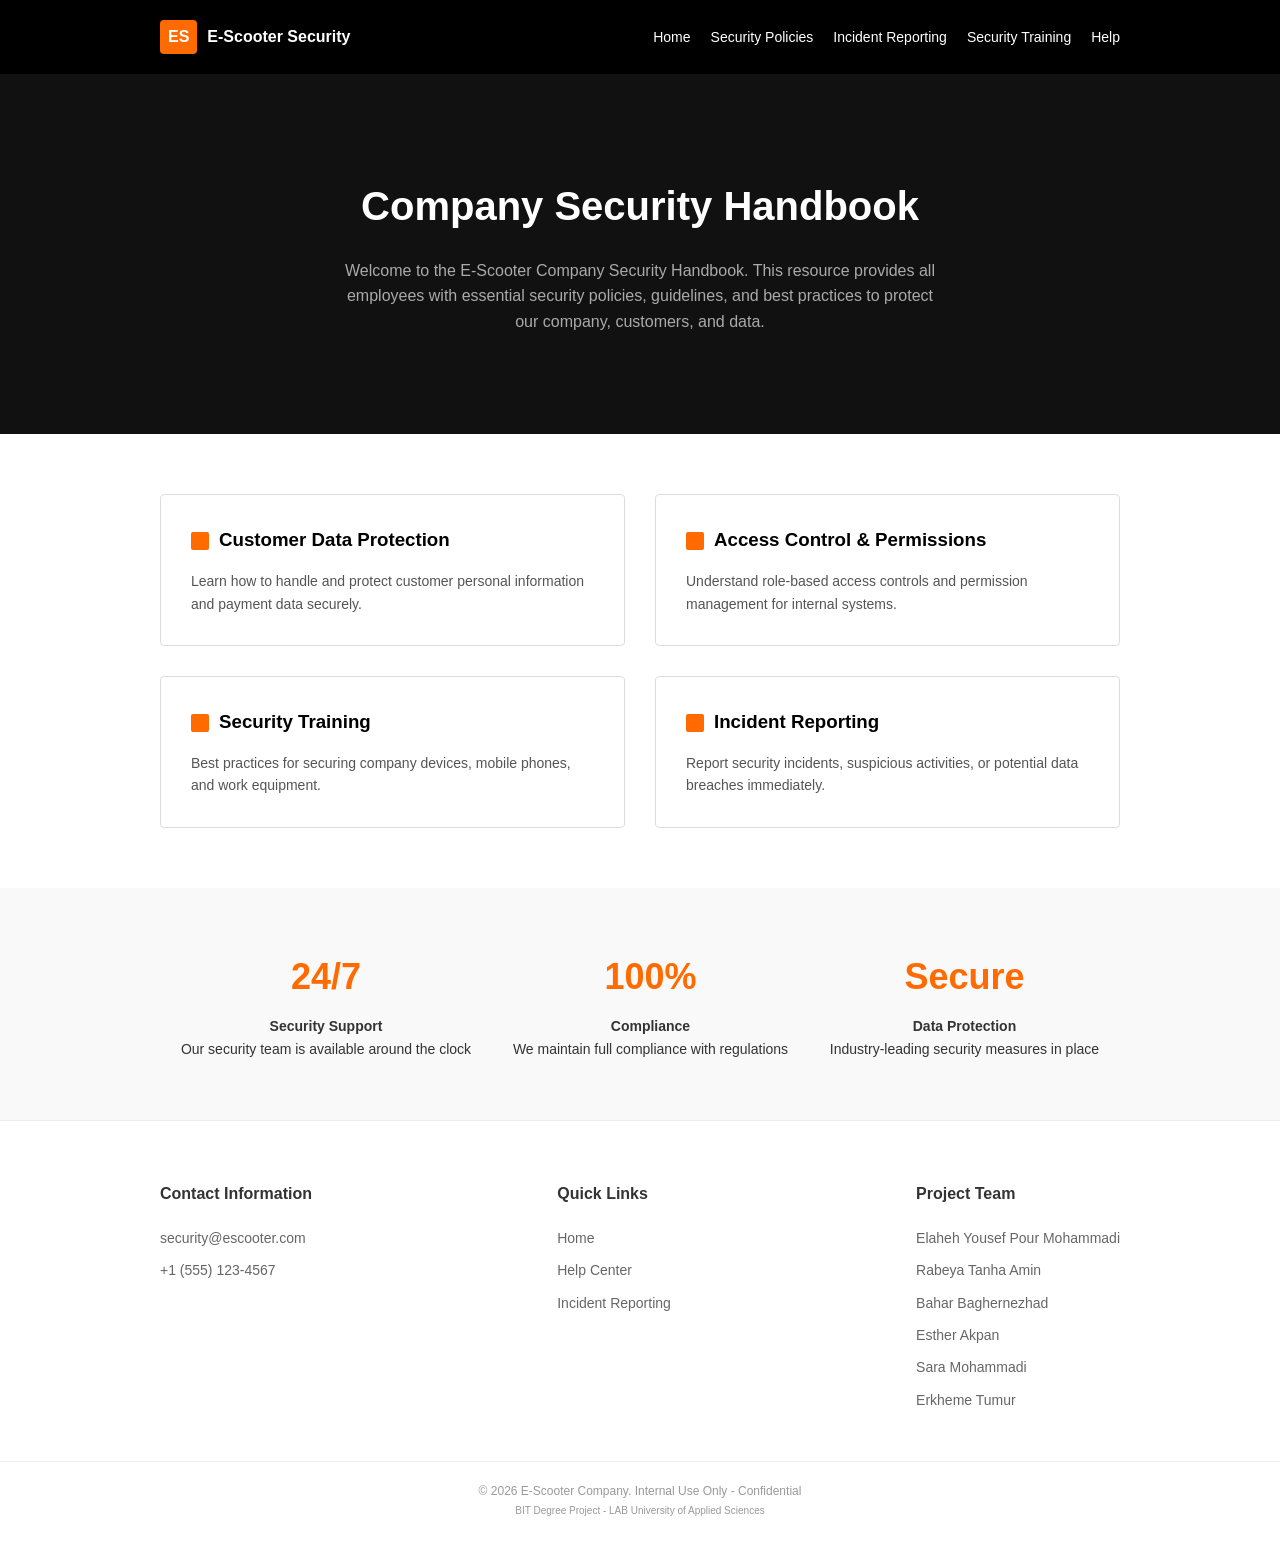
<file: index.html>
<!DOCTYPE html>
<html lang="en">
<head>
    <meta charset="UTF-8">
    <meta name="viewport" content="width=device-width, initial-scale=1.0">
    <title>E-Scooter Security Handbook</title>
    <link rel="stylesheet" href="style.css">
</head>
<body>

    <header>
        <div class="container nav-container">
            <div class="logo">
                <span class="logo-icon">ES</span>
                <span class="logo-text">E-Scooter Security</span>
            </div>
            <nav>
                <ul>
                    <li><a href="index.html" class="active">Home</a></li>
                    <li><a href="policies.html">Security Policies</a></li>
                    <li><a href="reporting.html">Incident Reporting</a></li>
                    <li><a href="training.html">Security Training</a></li>
                    <li><a href="help.html">Help</a></li>
                </ul>
            </nav>
        </div>
    </header>

    <section class="hero">
        <div class="container">
            <h1>Company Security Handbook</h1>
            <p>Welcome to the E-Scooter Company Security Handbook. This resource provides all employees with essential security policies, guidelines, and best practices to protect our company, customers, and data.</p>
        </div>
    </section>

    <section class="main-content">
    <div class="container grid-container">
        
        <a href="policies.html" class="card" style="text-decoration: none; color: inherit;">
            <div class="card-text">
                <h3><span class="orange-box-icon"></span>Customer Data Protection</h3>
                <p>Learn how to handle and protect customer personal information and payment data securely.</p>
            </div>
        </a>

        <a href="policies.html" class="card" style="text-decoration: none; color: inherit;">
            <div class="card-text">
                <h3><span class="orange-box-icon"></span>Access Control & Permissions</h3>
                <p>Understand role-based access controls and permission management for internal systems.</p>
            </div>
        </a>

        <a href="training.html" class="card" style="text-decoration: none; color: inherit;">
            <div class="card-text">
                <h3><span class="orange-box-icon"></span>Security Training</h3>
                <p>Best practices for securing company devices, mobile phones, and work equipment.</p>
            </div>
        </a>

        <a href="reporting.html" class="card" style="text-decoration: none; color: inherit;">
            <div class="card-text">
                <h3><span class="orange-box-icon"></span>Incident Reporting</h3>
                <p>Report security incidents, suspicious activities, or potential data breaches immediately.</p>
            </div>
        </a>

    </div>
</section>

    <section class="stats">
        <div class="container stats-grid">
            <div class="stat-item">
                <h2>24/7</h2>
                <p><strong>Security Support</strong></p>
                <p>Our security team is available around the clock</p>
            </div>
            <div class="stat-item">
                <h2>100%</h2>
                <p><strong>Compliance</strong></p>
                <p>We maintain full compliance with regulations</p>
            </div>
            <div class="stat-item">
                <h2>Secure</h2>
                <p><strong>Data Protection</strong></p>
                <p>Industry-leading security measures in place</p>
            </div>
        </div>
    </section>

    <footer>
        <div class="container footer-grid">
            <div>
                <h4>Contact Information</h4>
                <p>security@escooter.com</p>
                <p>+1 (555) 123-4567</p>
            </div>
            <div>
                <h4>Quick Links</h4>
                <p><a href="index.html">Home</a></p>
                <p><a href="help.html">Help Center</a></p>
                <p><a href="reporting.html">Incident Reporting</a></p>
            </div>
            <div>
                <h4>Project Team</h4>
                <p>Elaheh Yousef Pour Mohammadi</p>
                <p>Rabeya Tanha Amin</p>
                <p>Bahar Baghernezhad</p>
				<p>Esther Akpan</p>
				<p>Sara Mohammadi</p>
				<p>Erkheme Tumur</p>
            </div>
        </div>
        <div class="copyright">
            © 2026 E-Scooter Company. Internal Use Only - Confidential <br>
            <small>BIT Degree Project - LAB University of Applied Sciences</small>
        </div>
    </footer>
</body>
</html>
</file>
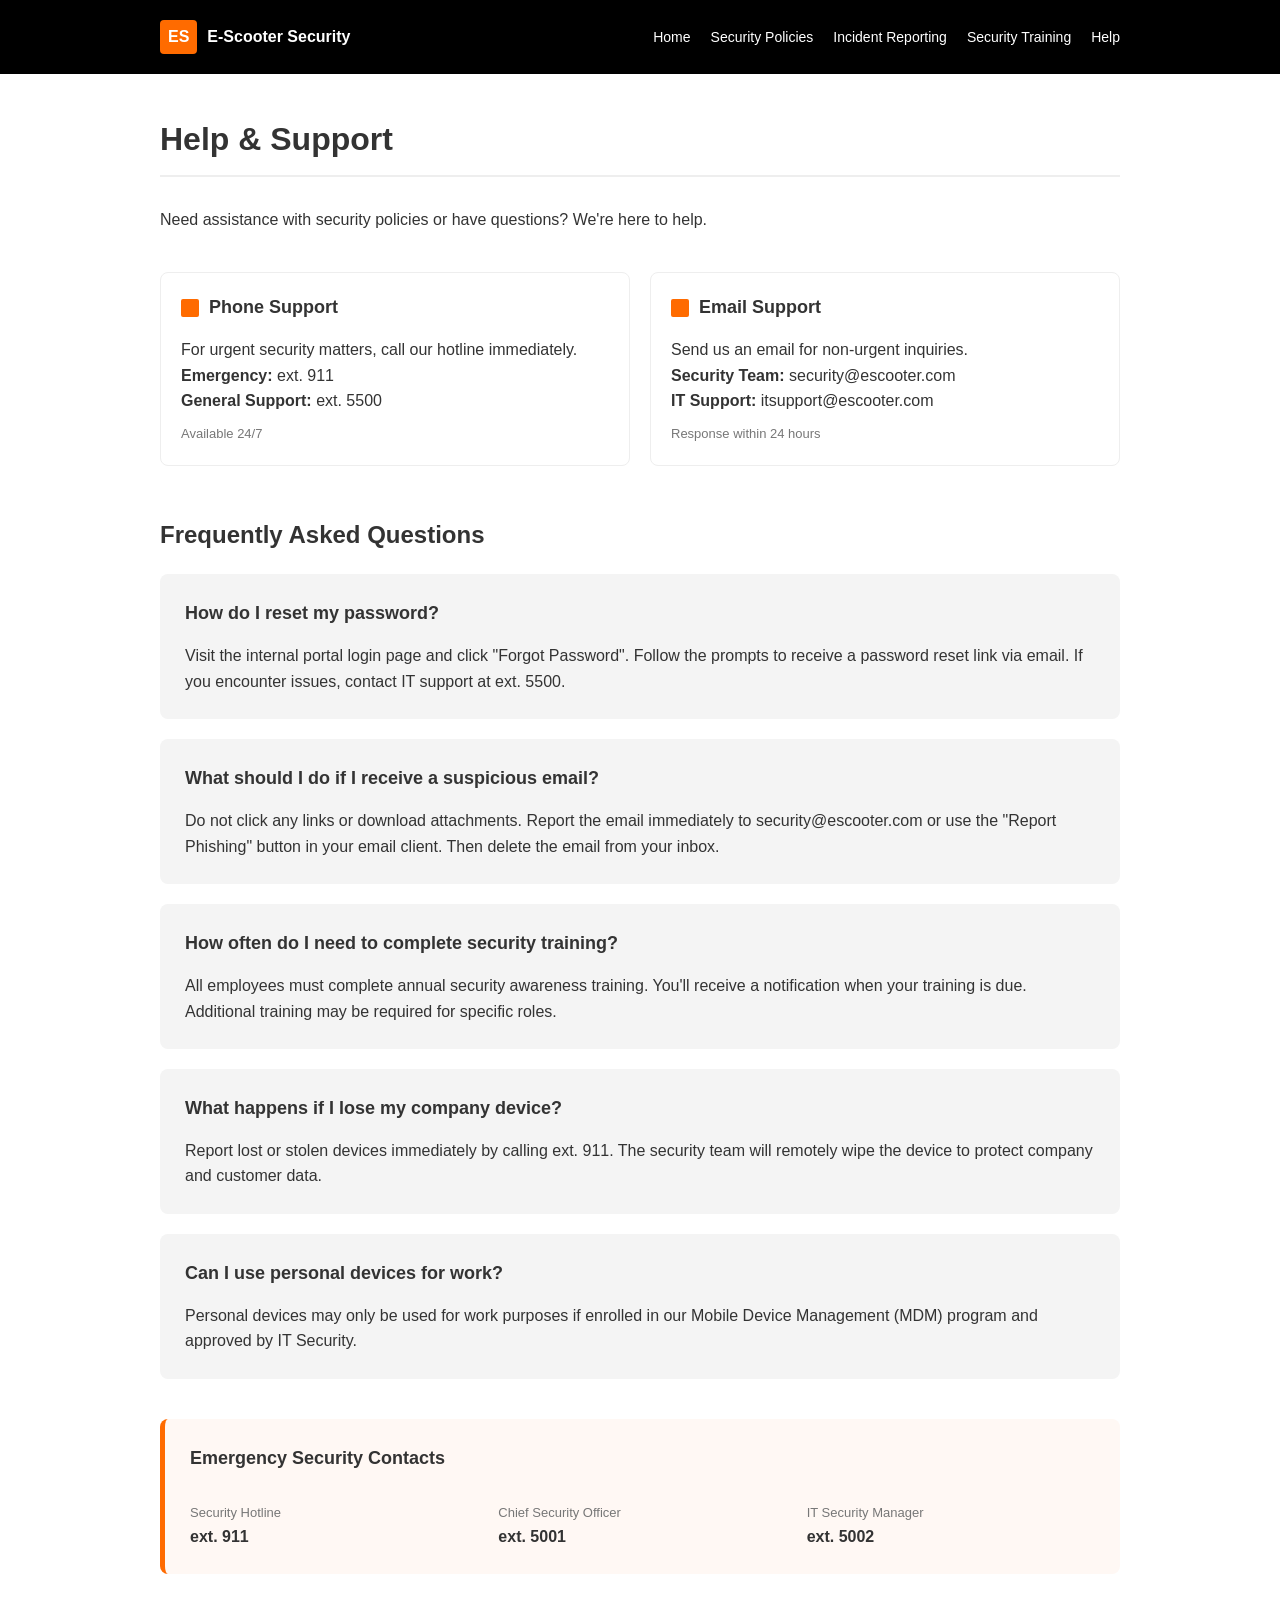
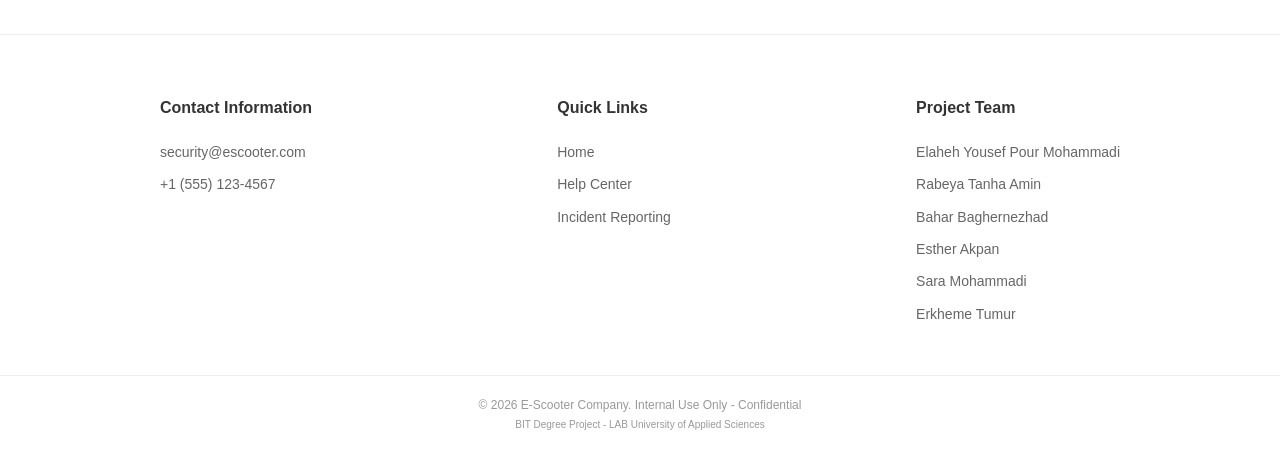
<file: help.html>
<!DOCTYPE html>
<html lang="en">
<head>
    <meta charset="UTF-8">
    <meta name="viewport" content="width=device-width, initial-scale=1.0">
    <title>Help & Support - E-Scooter Security</title>
    <link rel="stylesheet" href="style.css">
</head>
<body>

    <header>
        <div class="container nav-container">
            <div class="logo">
                <span class="logo-icon">ES</span>
                <span class="logo-text">E-Scooter Security</span>
            </div>
            <nav>
				<ul>
					<li><a href="index.html">Home</a></li>
					<li><a href="policies.html">Security Policies</a></li>
					<li><a href="reporting.html">Incident Reporting</a></li>
					<li><a href="training.html">Security Training</a></li>
					<li><a href="help.html">Help</a></li>
				</ul>
			</nav>
        </div>
    </header>

    <main class="container page-content">
        <div style="text-align: left; margin-bottom: 40px;">
            <h1 class="page-title"> Help & Support</h1>
            <p>Need assistance with security policies or have questions? We're here to help.</p>
        </div>

        <div class="flex-row">
            <div class="simple-card">
                <h3><span class="orange-box-icon"></span>Phone Support</h3>
                <p>For urgent security matters, call our hotline immediately.</p>
                <p><strong>Emergency:</strong> ext. 911</p>
                <p><strong>General Support:</strong> ext. 5500</p>
                <p class="small-text">Available 24/7</p>
            </div>
            <div class="simple-card">
                <h3><span class="orange-box-icon"></span>Email Support</h3>
                <p>Send us an email for non-urgent inquiries.</p>
                <p><strong>Security Team:</strong> security@escooter.com</p>
                <p><strong>IT Support:</strong> itsupport@escooter.com</p>
                <p class="small-text">Response within 24 hours</p>
            </div>
        </div>

        <h2 class="section-subtitle" style="margin-top: 50px;">Frequently Asked Questions</h2>
        
        <div class="info-box gray-box">
            <h3>How do I reset my password?</h3>
            <p>Visit the internal portal login page and click "Forgot Password". Follow the prompts to receive a password reset link via email. If you encounter issues, contact IT support at ext. 5500.</p>
        </div>

        <div class="info-box gray-box">
            <h3>What should I do if I receive a suspicious email?</h3>
            <p>Do not click any links or download attachments. Report the email immediately to security@escooter.com or use the "Report Phishing" button in your email client. Then delete the email from your inbox.</p>
        </div>

        <div class="info-box gray-box">
            <h3>How often do I need to complete security training?</h3>
            <p>All employees must complete annual security awareness training. You'll receive a notification when your training is due. Additional training may be required for specific roles.</p>
        </div>

        <div class="info-box gray-box">
            <h3>What happens if I lose my company device?</h3>
            <p>Report lost or stolen devices immediately by calling ext. 911. The security team will remotely wipe the device to protect company and customer data.</p>
        </div>

        <div class="info-box gray-box">
            <h3>Can I use personal devices for work?</h3>
            <p>Personal devices may only be used for work purposes if enrolled in our Mobile Device Management (MDM) program and approved by IT Security.</p>
        </div>

        <div class="info-box orange-border-box" style="margin-top: 40px;">
            <h3 style="margin-bottom: 20px;">Emergency Security Contacts</h3>
            <div class="flex-row" style="border:none;">
                <div style="flex:1">
                    <p class="small-text">Security Hotline</p>
                    <p><strong>ext. 911</strong></p>
                </div>
                <div style="flex:1">
                    <p class="small-text">Chief Security Officer</p>
                    <p><strong>ext. 5001</strong></p>
                </div>
                <div style="flex:1">
                    <p class="small-text">IT Security Manager</p>
                    <p><strong>ext. 5002</strong></p>
                </div>
            </div>
        </div>
    </main>

    <footer>
        <div class="container footer-grid">
            <div>
                <h4>Contact Information</h4>
                <p>security@escooter.com</p>
                <p>+1 (555) 123-4567</p>
            </div>
            <div>
                <h4>Quick Links</h4>
                <p><a href="index.html">Home</a></p>
                <p><a href="help.html">Help Center</a></p>
                <p><a href="reporting.html">Incident Reporting</a></p>
            </div>
            <div>
                <h4>Project Team</h4>
                <p>Elaheh Yousef Pour Mohammadi</p>
                <p>Rabeya Tanha Amin</p>
                <p>Bahar Baghernezhad</p>
				<p>Esther Akpan</p>
				<p>Sara Mohammadi</p>
				<p>Erkheme Tumur</p>
            </div>
        </div>
        <div class="copyright">
            © 2026 E-Scooter Company. Internal Use Only - Confidential <br>
            <small>BIT Degree Project - LAB University of Applied Sciences</small>
        </div>
    </footer>

</body>
</html>
</file>
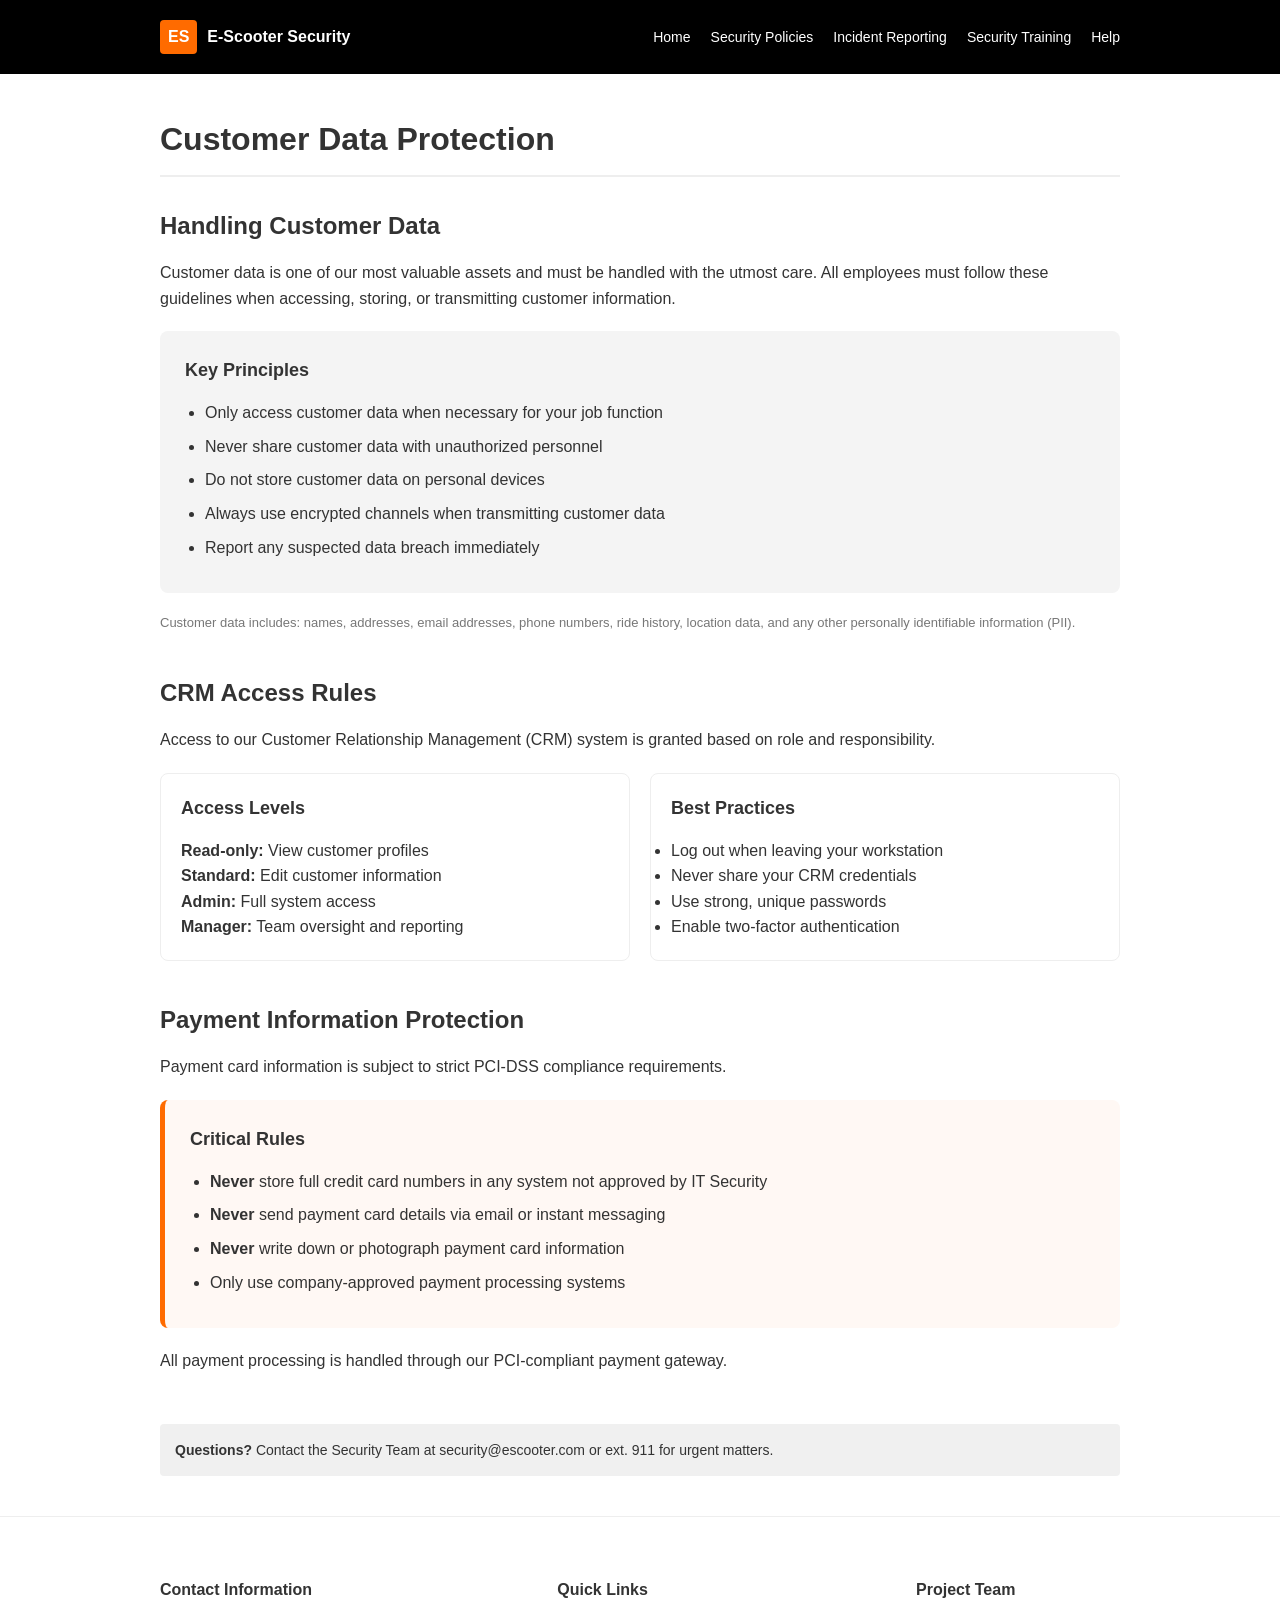
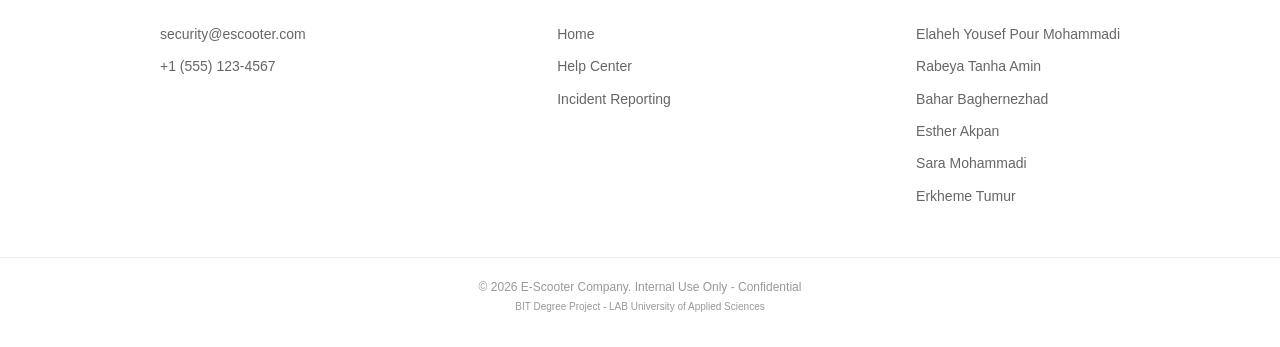
<file: policies.html>
<!DOCTYPE html>
<html lang="en">
<head>
    <meta charset="UTF-8">
    <meta name="viewport" content="width=device-width, initial-scale=1.0">
    <title>Customer Data Protection - E-Scooter Security</title>
    <link rel="stylesheet" href="style.css">
</head>
<body>

    <header>
        <div class="container nav-container">
            <div class="logo">
                <span class="logo-icon">ES</span>
                <span class="logo-text">E-Scooter Security</span>
            </div>
            <nav>
				<ul>
					<li><a href="index.html">Home</a></li>
					<li><a href="policies.html">Security Policies</a></li>
					<li><a href="reporting.html">Incident Reporting</a></li>
					<li><a href="training.html">Security Training</a></li>
					<li><a href="help.html">Help</a></li>
				</ul>
			</nav>
        </div>
    </header>

    <main class="container page-content">
        <h1 class="page-title">Customer Data Protection</h1>

        <section class="policy-section">
            <h2 class="section-subtitle">Handling Customer Data</h2>
            <p>Customer data is one of our most valuable assets and must be handled with the utmost care. All employees must follow these guidelines when accessing, storing, or transmitting customer information.</p>
            
            <div class="info-box gray-box">
                <h3>Key Principles</h3>
                <ul>
                    <li>Only access customer data when necessary for your job function</li>
                    <li>Never share customer data with unauthorized personnel</li>
                    <li>Do not store customer data on personal devices</li>
                    <li>Always use encrypted channels when transmitting customer data</li>
                    <li>Report any suspected data breach immediately</li>
                </ul>
            </div>
            <p class="small-text">Customer data includes: names, addresses, email addresses, phone numbers, ride history, location data, and any other personally identifiable information (PII).</p>
        </section>

        <section class="policy-section">
            <h2 class="section-subtitle">CRM Access Rules</h2>
            <p>Access to our Customer Relationship Management (CRM) system is granted based on role and responsibility.</p>
            
            <div class="flex-row">
                <div class="simple-card">
                    <h3>Access Levels</h3>
                    <p><strong>Read-only:</strong> View customer profiles</p>
                    <p><strong>Standard:</strong> Edit customer information</p>
                    <p><strong>Admin:</strong> Full system access</p>
                    <p><strong>Manager:</strong> Team oversight and reporting</p>
                </div>
                <div class="simple-card">
                    <h3>Best Practices</h3>
                    <ul>
                        <li>Log out when leaving your workstation</li>
                        <li>Never share your CRM credentials</li>
                        <li>Use strong, unique passwords</li>
                        <li>Enable two-factor authentication</li>
                    </ul>
                </div>
            </div>
        </section>

        <section class="policy-section">
            <h2 class="section-subtitle">Payment Information Protection</h2>
            <p>Payment card information is subject to strict PCI-DSS compliance requirements.</p>
            
            <div class="info-box orange-border-box">
                <h3>Critical Rules</h3>
                <ul>
                    <li><strong>Never</strong> store full credit card numbers in any system not approved by IT Security</li>
                    <li><strong>Never</strong> send payment card details via email or instant messaging</li>
                    <li><strong>Never</strong> write down or photograph payment card information</li>
                    <li>Only use company-approved payment processing systems</li>
                </ul>
            </div>
            <p>All payment processing is handled through our PCI-compliant payment gateway.</p>
        </section>

        <div class="questions-bar">
            <strong>Questions?</strong> Contact the Security Team at security@escooter.com or ext. 911 for urgent matters.
        </div>
    </main>

    <footer>
        <div class="container footer-grid">
            <div>
                <h4>Contact Information</h4>
                <p>security@escooter.com</p>
                <p>+1 (555) 123-4567</p>
            </div>
            <div>
                <h4>Quick Links</h4>
                <p><a href="index.html">Home</a></p>
                <p><a href="help.html">Help Center</a></p>
                <p><a href="reporting.html">Incident Reporting</a></p>
            </div>
            <div>
                <h4>Project Team</h4>
                <p>Elaheh Yousef Pour Mohammadi</p>
                <p>Rabeya Tanha Amin</p>
                <p>Bahar Baghernezhad</p>
				<p>Esther Akpan</p>
				<p>Sara Mohammadi</p>
				<p>Erkheme Tumur</p>
            </div>
        </div>
        <div class="copyright">
            © 2026 E-Scooter Company. Internal Use Only - Confidential <br>
            <small>BIT Degree Project - LAB University of Applied Sciences</small>
        </div>
    </footer>

</body>
</html>
</file>
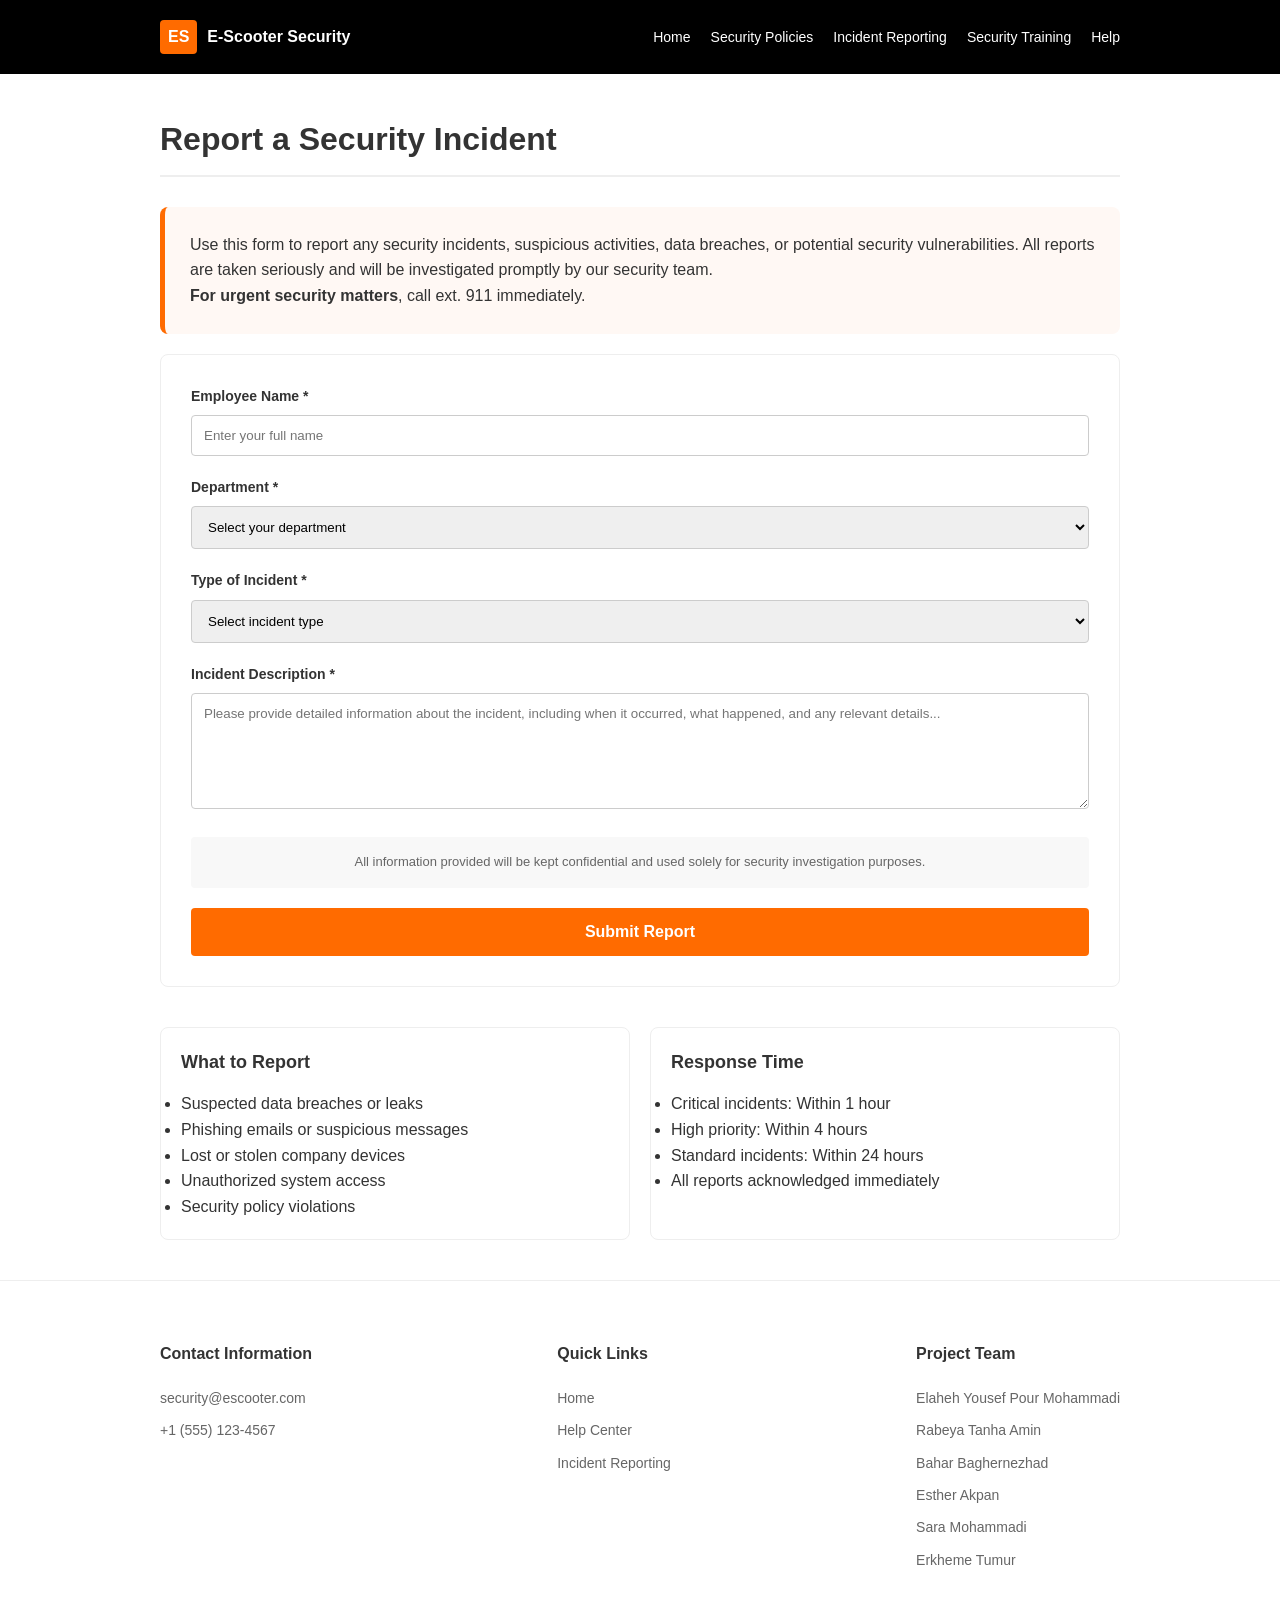
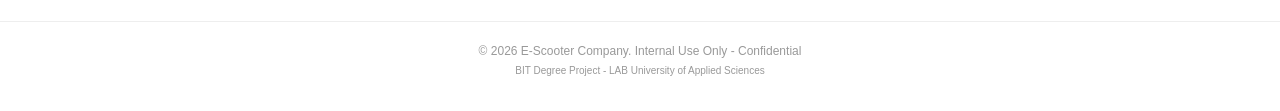
<file: reporting.html>
<!DOCTYPE html>
<html lang="en">
<head>
    <meta charset="UTF-8">
    <meta name="viewport" content="width=device-width, initial-scale=1.0">
    <title>Report an Incident - E-Scooter Security</title>
    <link rel="stylesheet" href="style.css">
</head>
<body>

    <header>
        <div class="container nav-container">
            <div class="logo">
                <span class="logo-icon">ES</span>
                <span class="logo-text">E-Scooter Security</span>
            </div>
            <nav>
				<ul>
					<li><a href="index.html">Home</a></li>
					<li><a href="policies.html">Security Policies</a></li>
					<li><a href="reporting.html">Incident Reporting</a></li>
					<li><a href="training.html">Security Training</a></li>
					<li><a href="help.html">Help</a></li>
				</ul>
			</nav>
        </div>
    </header>

    <main class="container page-content">
        <h1 class="page-title"> Report a Security Incident</h1>

        <div class="info-box orange-border-box">
            <p>Use this form to report any security incidents, suspicious activities, data breaches, or potential security vulnerabilities. All reports are taken seriously and will be investigated promptly by our security team.</p>
            <p><strong>For urgent security matters</strong>, call ext. 911 immediately.</p>
        </div>

        <section class="form-container">
            <form action="#">
                <div class="form-group">
                    <label>Employee Name *</label>
                    <input type="text" placeholder="Enter your full name" required>
                </div>

                <div class="form-group">
                    <label>Department *</label>
                    <select required>
                        <option value="">Select your department</option>
                        <option value="operations">Operations</option>
                        <option value="customer-service">Customer Service</option>
                        <option value="it">IT</option>
                        <option value="finance">Finance</option>
                        <option value="hr">Human Resources</option>
                        <option value="marketing">Marketing</option>
                        <option value="maintenance">Maintenance</option>
                        <option value="other">Other</option>
                    </select>
                </div>

                <div class="form-group">
                    <label>Type of Incident *</label>
                    <select required>
                        <option value="">Select incident type</option>
                        <option value="data-breach">Data Breach</option>
                        <option value="phishing">Phishing Attempt</option>
                        <option value="malware">Malware/Virus</option>
                        <option value="unauthorized">Unauthorized Access</option>
                        <option value="stolen-device">Lost/Stolen Device</option>
                        <option value="suspicious">Suspicious Activity</option>
                        <option value="policy-violation">Security Policy Violation</option>
                        <option value="other">Other</option>
                    </select>
                </div>

                <div class="form-group">
                    <label>Incident Description *</label>
                    <textarea rows="6" placeholder="Please provide detailed information about the incident, including when it occurred, what happened, and any relevant details..."></textarea>
                </div>

                <div class="form-note">
                    All information provided will be kept confidential and used solely for security investigation purposes.
                </div>

                <button type="submit" class="submit-btn">Submit Report</button>
            </form>
        </section>

        <div class="flex-row">
            <div class="simple-card">
                <h3>What to Report</h3>
                <ul>
                    <li>Suspected data breaches or leaks</li>
                    <li>Phishing emails or suspicious messages</li>
                    <li>Lost or stolen company devices</li>
                    <li>Unauthorized system access</li>
                    <li>Security policy violations</li>
                </ul>
            </div>
            <div class="simple-card">
                <h3>Response Time</h3>
                <ul>
                    <li>Critical incidents: Within 1 hour</li>
                    <li>High priority: Within 4 hours</li>
                    <li>Standard incidents: Within 24 hours</li>
                    <li>All reports acknowledged immediately</li>
                </ul>
            </div>
        </div>
    </main>

   <footer>
        <div class="container footer-grid">
            <div>
                <h4>Contact Information</h4>
                <p>security@escooter.com</p>
                <p>+1 (555) 123-4567</p>
            </div>
            <div>
                <h4>Quick Links</h4>
                <p><a href="index.html">Home</a></p>
                <p><a href="help.html">Help Center</a></p>
                <p><a href="reporting.html">Incident Reporting</a></p>
            </div>
            <div>
                <h4>Project Team</h4>
                <p>Elaheh Yousef Pour Mohammadi</p>
                <p>Rabeya Tanha Amin</p>
                <p>Bahar Baghernezhad</p>
				<p>Esther Akpan</p>
				<p>Sara Mohammadi</p>
				<p>Erkheme Tumur</p>
            </div>
        </div>
        <div class="copyright">
            © 2026 E-Scooter Company. Internal Use Only - Confidential <br>
            <small>BIT Degree Project - LAB University of Applied Sciences</small>
        </div>
    </footer>

</body>
</html>
</file>
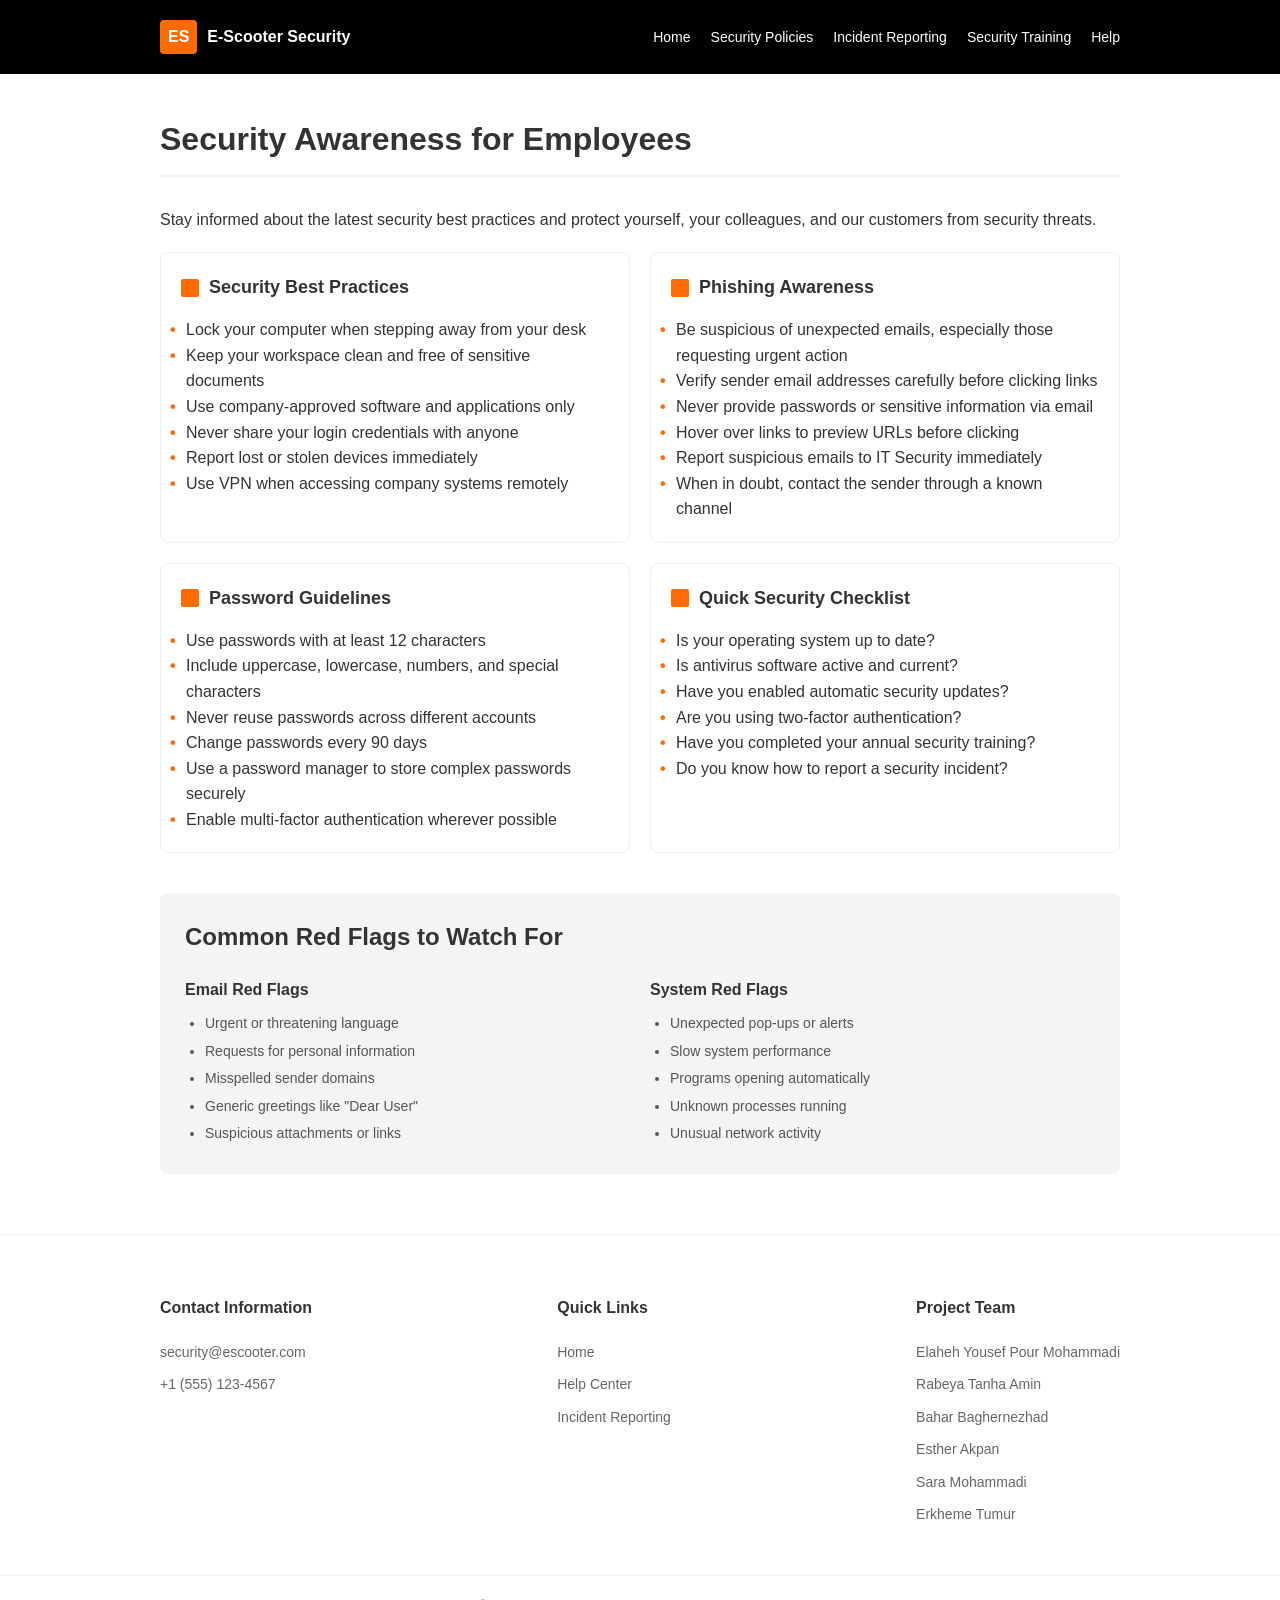
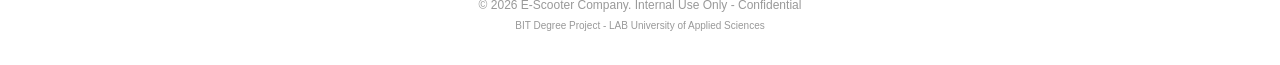
<file: training.html>
<!DOCTYPE html>
<html lang="en">
<head>
    <meta charset="UTF-8">
    <meta name="viewport" content="width=device-width, initial-scale=1.0">
    <title>Security Training - E-Scooter Security</title>
    <link rel="stylesheet" href="style.css">
</head>
<body>

    <header>
        <div class="container nav-container">
            <div class="logo">
                <span class="logo-icon">ES</span>
                <span class="logo-text">E-Scooter Security</span>
            </div>
            <nav>
				<ul>
					<li><a href="index.html">Home</a></li>
					<li><a href="policies.html">Security Policies</a></li>
					<li><a href="reporting.html">Incident Reporting</a></li>
					<li><a href="training.html">Security Training</a></li>
					<li><a href="help.html">Help</a></li>
				</ul>
			</nav>
        </div>
    </header>

    <main class="container page-content">
        <h1 class="page-title">Security Awareness for Employees</h1>
        <p>Stay informed about the latest security best practices and protect yourself, your colleagues, and our customers from security threats.</p>

        <div class="flex-row">
            <div class="simple-card">
                <h3><span class="orange-box-icon"></span>Security Best Practices</h3>
                <ul class="orange-bullets">
                    <li>Lock your computer when stepping away from your desk</li>
                    <li>Keep your workspace clean and free of sensitive documents</li>
                    <li>Use company-approved software and applications only</li>
                    <li>Never share your login credentials with anyone</li>
                    <li>Report lost or stolen devices immediately</li>
                    <li>Use VPN when accessing company systems remotely</li>
                </ul>
            </div>
            <div class="simple-card">
                <h3><span class="orange-box-icon"></span>Phishing Awareness</h3>
                <ul class="orange-bullets">
                    <li>Be suspicious of unexpected emails, especially those requesting urgent action</li>
                    <li>Verify sender email addresses carefully before clicking links</li>
                    <li>Never provide passwords or sensitive information via email</li>
                    <li>Hover over links to preview URLs before clicking</li>
                    <li>Report suspicious emails to IT Security immediately</li>
                    <li>When in doubt, contact the sender through a known channel</li>
                </ul>
            </div>
        </div>

        <div class="flex-row" style="margin-top: 20px;">
            <div class="simple-card">
                <h3><span class="orange-box-icon"></span>Password Guidelines</h3>
				<ul class="orange-bullets">
                    <li>Use passwords with at least 12 characters</li>
                    <li>Include uppercase, lowercase, numbers, and special characters</li>
                    <li>Never reuse passwords across different accounts</li>
                    <li>Change passwords every 90 days</li>
                    <li>Use a password manager to store complex passwords securely</li>
                    <li>Enable multi-factor authentication wherever possible</li>
                </ul>
            </div>
            <div class="simple-card">
                <h3><span class="orange-box-icon"></span>Quick Security Checklist</h3>
                <ul class="orange-bullets">
                    <li>Is your operating system up to date?</li>
                    <li>Is antivirus software active and current?</li>
                    <li>Have you enabled automatic security updates?</li>
                    <li>Are you using two-factor authentication?</li>
                    <li>Have you completed your annual security training?</li>
                    <li>Do you know how to report a security incident?</li>
                </ul>
            </div>
        </div>

        <div class="info-box gray-box" style="margin-top: 40px;">
            <h2 class="section-subtitle">Common Red Flags to Watch For</h2>
            <div class="flex-row">
                <div style="flex: 1;">
                    <h4>Email Red Flags</h4>
                    <ul class="dot-list">
                        <li>Urgent or threatening language</li>
                        <li>Requests for personal information</li>
                        <li>Misspelled sender domains</li>
                        <li>Generic greetings like "Dear User"</li>
                        <li>Suspicious attachments or links</li>
                    </ul>
                </div>
                <div style="flex: 1;">
                    <h4>System Red Flags</h4>
                    <ul class="dot-list">
                        <li>Unexpected pop-ups or alerts</li>
                        <li>Slow system performance</li>
                        <li>Programs opening automatically</li>
                        <li>Unknown processes running</li>
                        <li>Unusual network activity</li>
                    </ul>
                </div>
            </div>
        </div>
    </main>

   <footer>
        <div class="container footer-grid">
            <div>
                <h4>Contact Information</h4>
                <p>security@escooter.com</p>
                <p>+1 (555) 123-4567</p>
            </div>
            <div>
                <h4>Quick Links</h4>
                <p><a href="index.html">Home</a></p>
                <p><a href="help.html">Help Center</a></p>
                <p><a href="reporting.html">Incident Reporting</a></p>
            </div>
            <div>
                <h4>Project Team</h4>
                <p>Elaheh Yousef Pour Mohammadi</p>
                <p>Rabeya Tanha Amin</p>
                <p>Bahar Baghernezhad</p>
				<p>Esther Akpan</p>
				<p>Sara Mohammadi</p>
				<p>Erkheme Tumur</p>
            </div>
        </div>
        <div class="copyright">
            © 2026 E-Scooter Company. Internal Use Only - Confidential <br>
            <small>BIT Degree Project - LAB University of Applied Sciences</small>
        </div>
    </footer>

</body>
</html>
</file>
<file: style.css>
* {
    margin: 0;
    padding: 0;
    box-sizing: border-box;
}

body {
    font-family: Arial, sans-serif;
    line-height: 1.6;
    color: #333;
    background-color: #ffffff;
}

.container {
    max-width: 1000px;
    margin: 0 auto;
    padding: 0 20px;
}


header {
    background-color: #000;
    color: #fff;
    padding: 20px 0;
}

.nav-container {
    display: flex;
    justify-content: space-between;
    align-items: center;
}

.logo {
    display: flex;
    align-items: center;
    font-weight: bold;
}

.logo-icon {
    background-color: #ff6b00;
    padding: 4px 8px;
    border-radius: 4px;
    margin-right: 10px;
}

nav ul {
    display: flex;
    list-style: none;
}

nav ul li {
    margin-left: 20px;
}

nav ul li a {
    color: #fff;
    text-decoration: none;
    font-size: 14px;
}

nav ul li a:hover {
    color: #ff6b00;
}


.hero {
    background-color: #111;
    color: #fff;
    text-align: center;
    padding: 100px 20px;
}

.hero h1 {
    font-size: 40px;
    margin-bottom: 20px;
}

.hero p {
    max-width: 600px;
    margin: 0 auto;
    color: #aaa;
}


.main-content {
    padding: 60px 0;
}

.grid-container {
    display: flex;
    flex-wrap: wrap;
    gap: 30px;
}

.card {
    background: #fff;
    border: 1px solid #ddd;
    border-radius: 4px;
    padding: 30px;
    flex: 1 1 calc(50% - 30px);
}

.card h3 {
    margin-bottom: 15px;
    color: #000;
}

.card p {
    font-size: 14px;
    color: #555;
}


.stats {
    padding: 60px 0;
    background-color: #f9f9f9;
    text-align: center;
}

.stats-grid {
    display: flex;
    justify-content: space-around;
}

.stat-item h2 {
    color: #ff6b00;
    font-size: 36px;
    margin-bottom: 10px;
}

.stat-item p {
    font-size: 14px;
}


footer {
    padding: 60px 0 30px;
    border-top: 1px solid #eee;
}

.footer-grid {
    display: flex;
    justify-content: space-between;
    margin-bottom: 40px;
}

.footer-grid h4 {
    margin-bottom: 20px;
    font-size: 16px;
}

.footer-grid p, .footer-grid a {
    font-size: 14px;
    color: #666;
    text-decoration: none;
    margin-bottom: 10px;
    display: block;
}

.copyright {
    text-align: center;
    font-size: 12px;
    color: #999;
    border-top: 1px solid #eee;
    padding-top: 20px;
}

.card {
      transition: all 0.3s ease;
    cursor: pointer;
}

.card:hover {
    box-shadow: 0 10px 20px rgba(0, 0, 0, 0.1);
    
    transform: translateY(-2px);
    
    border-color: #ff6b00;
}
.card:hover h3 {
    color: #ff6b00;
}

.page-content {
    padding: 40px 20px;
}

.page-title {
    font-size: 32px;
    margin-bottom: 30px;
    border-bottom: 2px solid #eee;
    padding-bottom: 10px;
}

.policy-section {
    margin-bottom: 40px;
}

.section-subtitle {
    font-size: 24px;
    margin-bottom: 15px;
    color: #333;
}

.info-box {
    padding: 25px;
    border-radius: 8px;
    margin: 20px 0;
}

.gray-box {
    background-color: #f4f4f4;
}

.orange-border-box {
    background-color: #fff8f4;
    border-left: 5px solid #ff6b00;
}

.info-box h3 {
    margin-bottom: 15px;
    font-size: 18px;
}

.info-box ul {
    padding-left: 20px;
}

.info-box li {
    margin-bottom: 8px;
}

.small-text {
    font-size: 13px;
    color: #777;
    margin-top: 10px;
}

.flex-row {
    display: flex;
    gap: 20px;
    margin-top: 20px;
}

.simple-card {
    flex: 1;
    border: 1px solid #eee;
    padding: 20px;
    border-radius: 8px;
}

.simple-card h3 {
    margin-bottom: 15px;
    font-size: 18px;
}

.questions-bar {
    background-color: #f0f0f0;
    padding: 15px;
    border-radius: 4px;
    font-size: 14px;
    margin-top: 50px;
}

.form-container {
    background: #fff;
    border: 1px solid #eee;
    padding: 30px;
    border-radius: 8px;
    margin-bottom: 40px;
}

.form-group {
    margin-bottom: 20px;
}

.form-group label {
    display: block;
    margin-bottom: 8px;
    font-weight: bold;
    font-size: 14px;
}

.form-group input, 
.form-group select, 
.form-group textarea {
    width: 100%;
    padding: 12px;
    border: 1px solid #ccc;
    border-radius: 4px;
    font-family: inherit;
}

.form-note {
    background-color: #f8f8f8;
    padding: 15px;
    font-size: 13px;
    color: #666;
    text-align: center;
    margin-bottom: 20px;
    border-radius: 4px;
}

.submit-btn {
    background-color: #ff6b00;
    color: white;
    border: none;
    padding: 15px 30px;
    font-size: 16px;
    font-weight: bold;
    border-radius: 4px;
    cursor: pointer;
    width: 100%;
    transition: background 0.3s;
}

.submit-btn:hover {
    background-color: #e66000;
}

.orange-bullets {
    list-style: none;
    padding-left: 5px !important;
}

.orange-bullets li::before {
    content: "•";
    color: #ff6b00;
    font-weight: bold;
    display: inline-block; 
    width: 1em;
    margin-left: -1em;
}

.dot-list {
    list-style-type: disc;
    padding-left: 20px;
    font-size: 14px;
    color: #555;
}

.dot-list li {
    margin-bottom: 5px;
}

.info-box h4 {
    margin-bottom: 10px;
    color: #333;
    font-size: 16px;
}
.orange-box-icon {
    display: inline-block;
    width: 18px;
    height: 18px;
    background-color: #ff6b00; 
    margin-right: 10px;
    vertical-align: middle;
    border-radius: 2px; 
}


.simple-card h3, .info-box h3, .policy-section h2 {
    display: flex;
    align-items: center;
}
</file>
